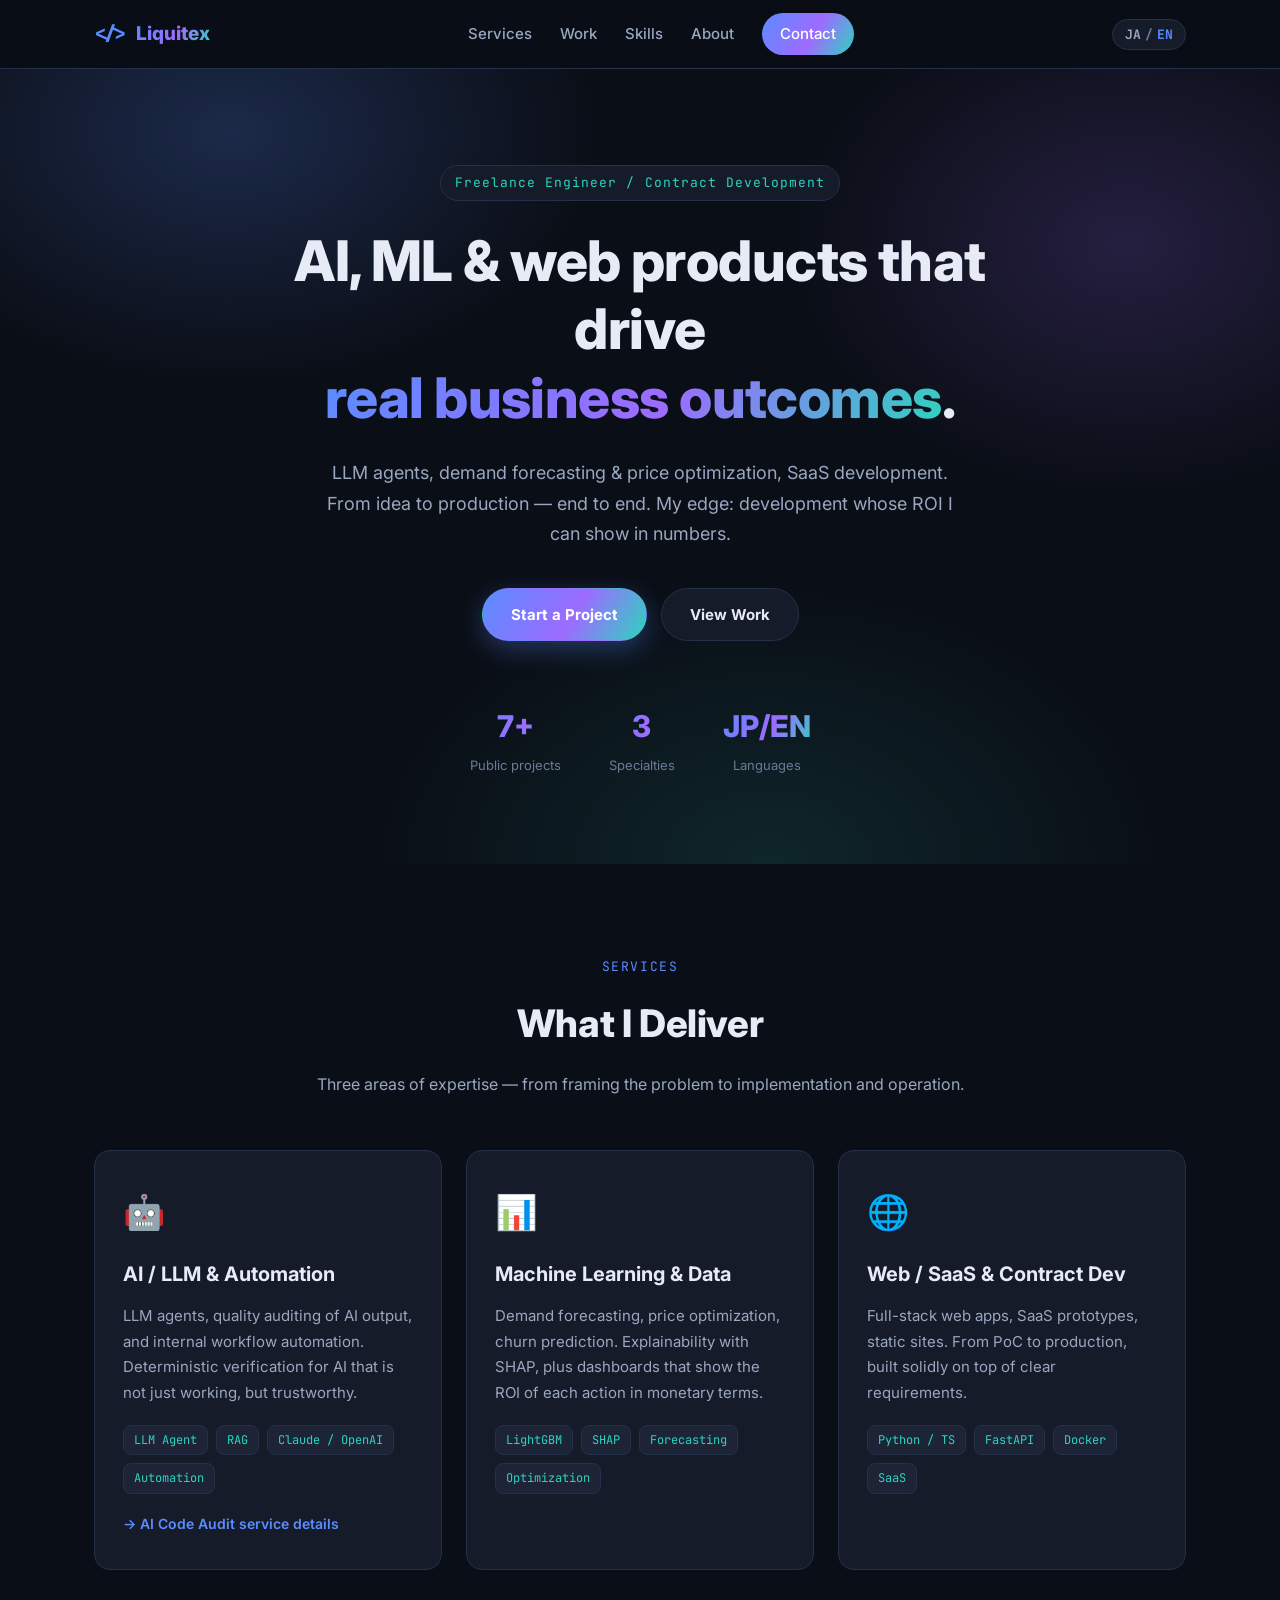
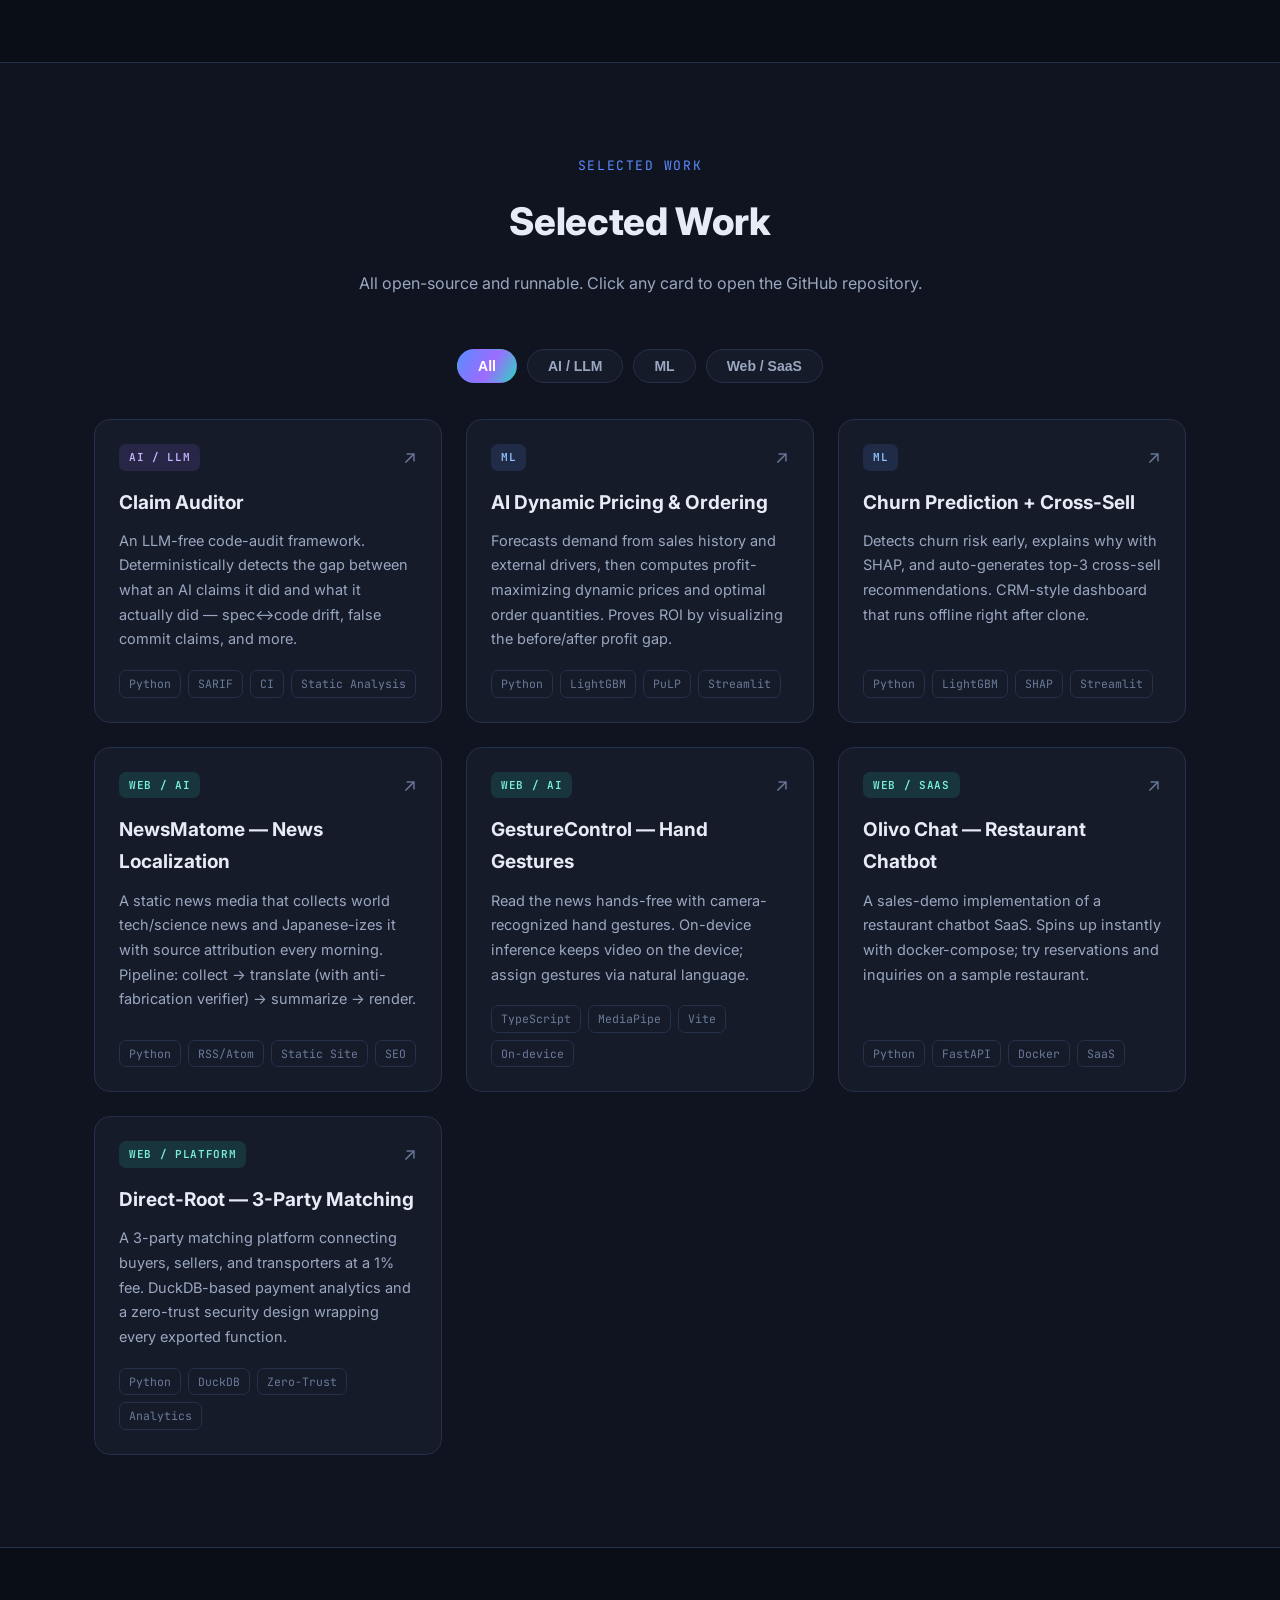
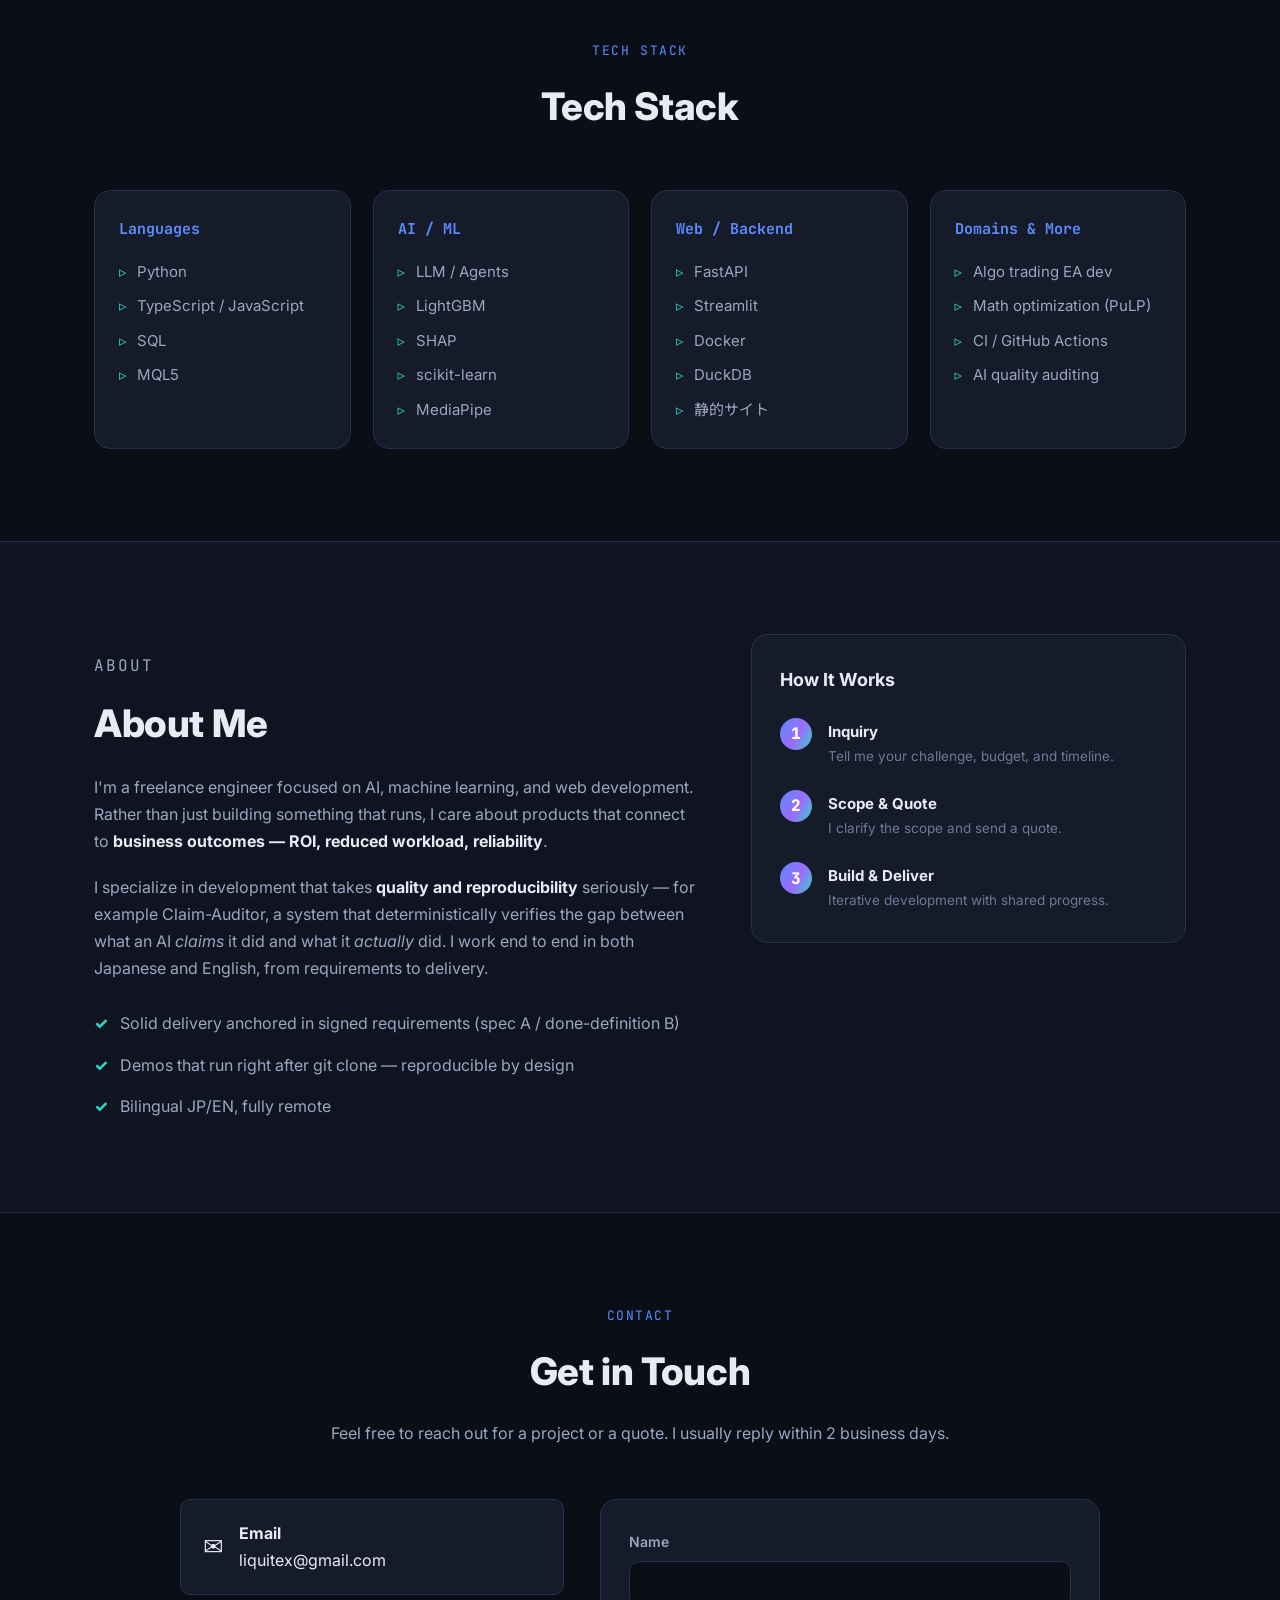
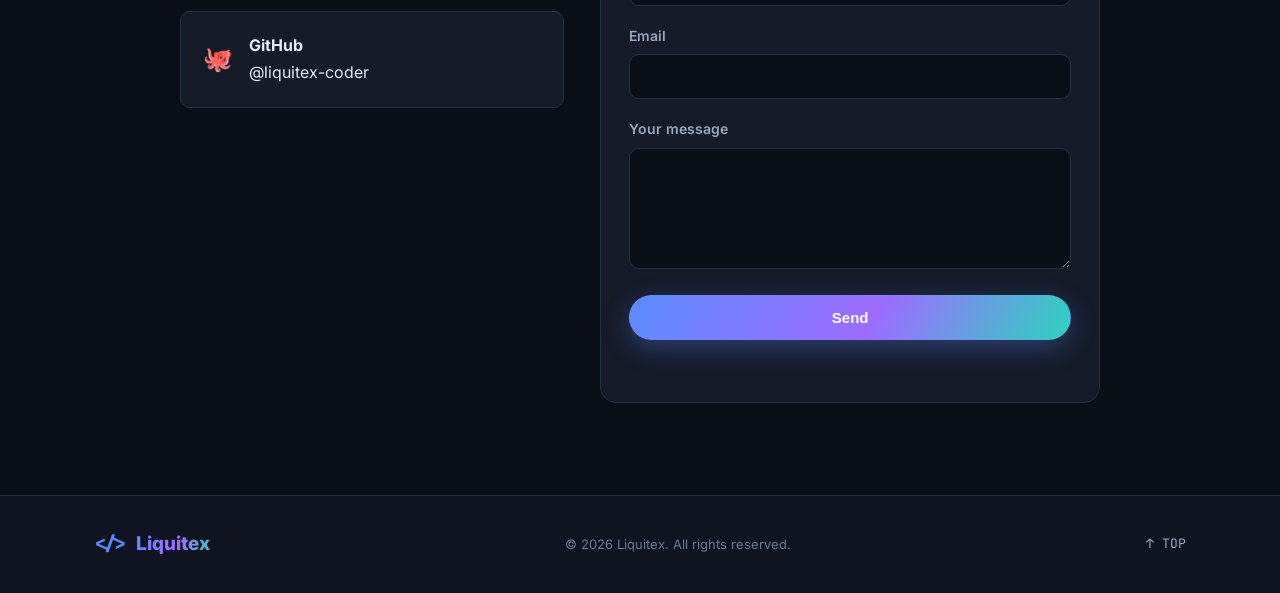
<file: index.html>
<!DOCTYPE html>
<html lang="ja">
<head>
  <meta charset="UTF-8" />
  <meta name="viewport" content="width=device-width, initial-scale=1.0" />
  <title data-i18n="meta.title">Liquitex — AI・機械学習・Web開発フリーランスエンジニア</title>
  <meta name="description" data-i18n="meta.description" content="AI・機械学習・Web開発で、ビジネスの成果に直結するプロダクトを作るフリーランスエンジニア。LLMエージェント、需要予測・価格最適化、SaaS開発の実績。" />
  <meta name="author" content="Liquitex" />

  <!-- Open Graph -->
  <meta property="og:type" content="website" />
  <meta property="og:title" content="Liquitex — AI・機械学習・Web開発エンジニア" />
  <meta property="og:description" content="AI・機械学習・Web開発で、ビジネスの成果に直結するプロダクトを作るフリーランスエンジニア。" />
  <meta property="og:url" content="https://liquitex-coder.github.io/" />
  <meta name="twitter:card" content="summary_large_image" />

  <link rel="icon" type="image/svg+xml" href="assets/favicon.svg" />
  <link rel="preconnect" href="https://fonts.googleapis.com" />
  <link rel="preconnect" href="https://fonts.gstatic.com" crossorigin />
  <link href="https://fonts.googleapis.com/css2?family=Inter:wght@400;500;600;700;800&family=Noto+Sans+JP:wght@400;500;700;800&family=JetBrains+Mono:wght@400;600&display=swap" rel="stylesheet" />
  <link rel="stylesheet" href="css/style.css" />
</head>
<body>
  <!-- ===== Header / Nav ===== -->
  <header class="site-header" id="top">
    <div class="container nav">
      <a href="#top" class="brand">
        <span class="brand-mark">&lt;/&gt;</span>
        <span class="brand-name">Liquitex</span>
      </a>
      <nav class="nav-links" aria-label="main">
        <a href="#services" data-i18n="nav.services">サービス</a>
        <a href="#work" data-i18n="nav.work">実績</a>
        <a href="#skills" data-i18n="nav.skills">スキル</a>
        <a href="#about" data-i18n="nav.about">プロフィール</a>
        <a href="#contact" class="nav-cta" data-i18n="nav.contact">お問い合わせ</a>
      </nav>
      <div class="nav-tools">
        <button class="lang-toggle" id="langToggle" type="button" aria-label="Switch language">
          <span class="lang-opt" data-lang="ja">JA</span>
          <span class="lang-sep">/</span>
          <span class="lang-opt" data-lang="en">EN</span>
        </button>
        <button class="menu-toggle" id="menuToggle" type="button" aria-label="Menu" aria-expanded="false">
          <span></span><span></span><span></span>
        </button>
      </div>
    </div>
  </header>

  <main>
    <!-- ===== Hero ===== -->
    <section class="hero">
      <div class="hero-bg" aria-hidden="true"></div>
      <div class="container hero-inner">
        <p class="eyebrow" data-i18n="hero.eyebrow">フリーランスエンジニア / 受託開発</p>
        <h1 class="hero-title" data-i18n="hero.title">
          AI・機械学習・Web開発で、<br /><span class="grad">ビジネスの成果</span>に直結するプロダクトを。
        </h1>
        <p class="hero-sub" data-i18n="hero.sub">
          LLMエージェント、需要予測・価格最適化、SaaS開発。アイデアから運用まで一気通貫で形にします。ROIを数字で示せる開発が強みです。
        </p>
        <div class="hero-cta">
          <a href="#contact" class="btn btn-primary" data-i18n="hero.ctaPrimary">案件のご相談</a>
          <a href="#work" class="btn btn-ghost" data-i18n="hero.ctaSecondary">実績を見る</a>
        </div>
        <div class="hero-stats">
          <div class="stat"><span class="stat-num" data-i18n="hero.stat1Num">7+</span><span class="stat-label" data-i18n="hero.stat1Label">公開プロジェクト</span></div>
          <div class="stat"><span class="stat-num" data-i18n="hero.stat2Num">3</span><span class="stat-label" data-i18n="hero.stat2Label">専門領域</span></div>
          <div class="stat"><span class="stat-num" data-i18n="hero.stat3Num">JP/EN</span><span class="stat-label" data-i18n="hero.stat3Label">対応言語</span></div>
        </div>
      </div>
    </section>

    <!-- ===== Services ===== -->
    <section id="services" class="section">
      <div class="container">
        <div class="section-head">
          <p class="section-eyebrow" data-i18n="services.eyebrow">SERVICES</p>
          <h2 class="section-title" data-i18n="services.title">提供できること</h2>
          <p class="section-lead" data-i18n="services.lead">3つの専門領域で、課題の整理から実装・運用まで対応します。</p>
        </div>
        <div class="cards-3">
          <article class="svc-card">
            <div class="svc-icon">🤖</div>
            <h3 data-i18n="services.s1Title">AI / LLM・自動化</h3>
            <p data-i18n="services.s1Body">LLMエージェント、AI生成物の品質監査、社内業務の自動化。決定論的な検証で「動くだけ」でなく「信頼できる」AIを構築します。</p>
            <ul class="svc-tags">
              <li>LLM Agent</li><li>RAG</li><li>Claude / OpenAI</li><li data-i18n="services.s1Tag">業務自動化</li>
            </ul>
            <a class="svc-more" href="services/ai-code-audit.html" data-i18n="services.s1More">→ AIコード監査サービスの詳細</a>
          </article>
          <article class="svc-card">
            <div class="svc-icon">📊</div>
            <h3 data-i18n="services.s2Title">機械学習・データ分析</h3>
            <p data-i18n="services.s2Body">需要予測、価格最適化、解約予測。SHAPによる説明可能性と、施策のROIを金額で示すダッシュボードまで一体で提供します。</p>
            <ul class="svc-tags">
              <li>LightGBM</li><li>SHAP</li><li data-i18n="services.s2Tag">需要予測</li><li data-i18n="services.s2Tag2">最適化</li>
            </ul>
          </article>
          <article class="svc-card">
            <div class="svc-icon">🌐</div>
            <h3 data-i18n="services.s3Title">Web / SaaS・受託開発</h3>
            <p data-i18n="services.s3Body">フルスタックWebアプリ、SaaSプロトタイプ、静的サイト。PoCから本番運用まで、要件定義を起点に着実に形にします。</p>
            <ul class="svc-tags">
              <li>Python / TS</li><li>FastAPI</li><li>Docker</li><li data-i18n="services.s3Tag">SaaS</li>
            </ul>
          </article>
        </div>
      </div>
    </section>

    <!-- ===== Work / Projects ===== -->
    <section id="work" class="section section-alt">
      <div class="container">
        <div class="section-head">
          <p class="section-eyebrow" data-i18n="work.eyebrow">SELECTED WORK</p>
          <h2 class="section-title" data-i18n="work.title">実績・プロジェクト</h2>
          <p class="section-lead" data-i18n="work.lead">いずれもソースコード公開・実行可能。クリックでGitHubリポジトリへ。</p>
        </div>
        <div class="filter-bar" id="filterBar">
          <button class="filter-btn active" data-filter="all" data-i18n="work.filterAll">すべて</button>
          <button class="filter-btn" data-filter="ai" data-i18n="work.filterAI">AI / LLM</button>
          <button class="filter-btn" data-filter="ml" data-i18n="work.filterML">機械学習</button>
          <button class="filter-btn" data-filter="web" data-i18n="work.filterWeb">Web / SaaS</button>
        </div>
        <div class="cards-grid" id="projectGrid"><!-- rendered by js/projects.js --></div>
      </div>
    </section>

    <!-- ===== Skills ===== -->
    <section id="skills" class="section">
      <div class="container">
        <div class="section-head">
          <p class="section-eyebrow" data-i18n="skills.eyebrow">TECH STACK</p>
          <h2 class="section-title" data-i18n="skills.title">技術スタック</h2>
        </div>
        <div class="skills-grid">
          <div class="skill-group">
            <h3 data-i18n="skills.g1">言語</h3>
            <ul><li>Python</li><li>TypeScript / JavaScript</li><li>SQL</li><li>MQL5</li></ul>
          </div>
          <div class="skill-group">
            <h3 data-i18n="skills.g2">AI / ML</h3>
            <ul><li>LLM / Agents</li><li>LightGBM</li><li>SHAP</li><li>scikit-learn</li><li>MediaPipe</li></ul>
          </div>
          <div class="skill-group">
            <h3 data-i18n="skills.g3">Web / バックエンド</h3>
            <ul><li>FastAPI</li><li>Streamlit</li><li>Docker</li><li>DuckDB</li><li>静的サイト</li></ul>
          </div>
          <div class="skill-group">
            <h3 data-i18n="skills.g4">領域・その他</h3>
            <ul><li data-i18n="skills.fx">自動売買EA開発</li><li data-i18n="skills.opt">数理最適化 (PuLP)</li><li>CI / GitHub Actions</li><li data-i18n="skills.audit">AI品質監査</li></ul>
          </div>
        </div>
      </div>
    </section>

    <!-- ===== About ===== -->
    <section id="about" class="section section-alt">
      <div class="container about-inner">
        <div class="about-text">
          <p class="section-eyebrow" data-i18n="about.eyebrow">ABOUT</p>
          <h2 class="section-title" data-i18n="about.title">プロフィール</h2>
          <p data-i18n="about.p1">AI・機械学習・Web開発を軸に活動するフリーランスエンジニアです。単に動くものを作るのではなく、<strong>ビジネス上の成果（ROI・工数削減・信頼性）</strong>に結びつくプロダクトづくりを大切にしています。</p>
          <p data-i18n="about.p2">特に、AIが「やったと主張すること」と「実際にやったこと」の差分を決定論的に検証する仕組み（Claim-Auditor）など、<strong>品質と再現性</strong>に踏み込んだ開発を得意とします。日本語・英語の両方で要件定義から納品まで対応可能です。</p>
          <div class="about-points">
            <div class="point"><span class="point-mark">✓</span><span data-i18n="about.point1">要件定義（署名要件A／受け入れ定義B）を起点にした堅実な開発</span></div>
            <div class="point"><span class="point-mark">✓</span><span data-i18n="about.point2">git clone 後すぐ動く・再現可能なデモを重視</span></div>
            <div class="point"><span class="point-mark">✓</span><span data-i18n="about.point3">日英バイリンガル対応・リモート完結</span></div>
          </div>
        </div>
        <aside class="about-card">
          <h3 data-i18n="about.flowTitle">ご依頼の流れ</h3>
          <ol class="flow">
            <li><span class="flow-step">1</span><div><strong data-i18n="about.flow1t">ご相談</strong><p data-i18n="about.flow1b">課題・ご予算・納期をお聞かせください。</p></div></li>
            <li><span class="flow-step">2</span><div><strong data-i18n="about.flow2t">要件定義・お見積</strong><p data-i18n="about.flow2b">実現範囲を整理し、見積をご提示。</p></div></li>
            <li><span class="flow-step">3</span><div><strong data-i18n="about.flow3t">開発・納品</strong><p data-i18n="about.flow3b">進捗を共有しながら反復的に開発。</p></div></li>
          </ol>
        </aside>
      </div>
    </section>

    <!-- ===== Contact ===== -->
    <section id="contact" class="section">
      <div class="container">
        <div class="section-head">
          <p class="section-eyebrow" data-i18n="contact.eyebrow">CONTACT</p>
          <h2 class="section-title" data-i18n="contact.title">お問い合わせ</h2>
          <p class="section-lead" data-i18n="contact.lead">案件のご相談・お見積もりはお気軽にどうぞ。通常2営業日以内に返信します。</p>
        </div>
        <div class="contact-grid">
          <div class="contact-direct">
            <a class="contact-link" href="mailto:liquitex@gmail.com">
              <span class="contact-ic">✉️</span>
              <span><strong>Email</strong><br />liquitex@gmail.com</span>
            </a>
            <a class="contact-link" href="https://github.com/liquitex-coder" target="_blank" rel="noopener">
              <span class="contact-ic">🐙</span>
              <span><strong>GitHub</strong><br />@liquitex-coder</span>
            </a>
          </div>
          <!-- Formspree form. 使い方: https://formspree.io で無料登録し、発行された
               フォームID (例: xqkzabcd) を下の action の YOUR_FORM_ID と差し替えてください。
               未設定の場合は自動でメールクライアントが開くフォールバックが働きます。 -->
          <form class="contact-form" id="contactForm" action="https://formspree.io/f/YOUR_FORM_ID" method="POST">
            <div class="field">
              <label for="name" data-i18n="contact.name">お名前</label>
              <input type="text" id="name" name="name" required />
            </div>
            <div class="field">
              <label for="email" data-i18n="contact.email">メールアドレス</label>
              <input type="email" id="email" name="email" required />
            </div>
            <div class="field">
              <label for="message" data-i18n="contact.message">ご相談内容</label>
              <textarea id="message" name="message" rows="5" required></textarea>
            </div>
            <button type="submit" class="btn btn-primary btn-block" data-i18n="contact.send">送信する</button>
            <p class="form-note" id="formNote" data-i18n="contact.note"></p>
          </form>
        </div>
      </div>
    </section>
  </main>

  <!-- ===== Footer ===== -->
  <footer class="site-footer">
    <div class="container footer-inner">
      <span class="brand"><span class="brand-mark">&lt;/&gt;</span><span class="brand-name">Liquitex</span></span>
      <p class="copyright">© <span id="year"></span> Liquitex. All rights reserved.</p>
      <a href="#top" class="to-top" data-i18n="footer.top">↑ TOP</a>
    </div>
  </footer>

  <script src="js/i18n.js"></script>
  <script src="js/projects.js"></script>
  <script src="js/main.js"></script>
</body>
</html>
</file>
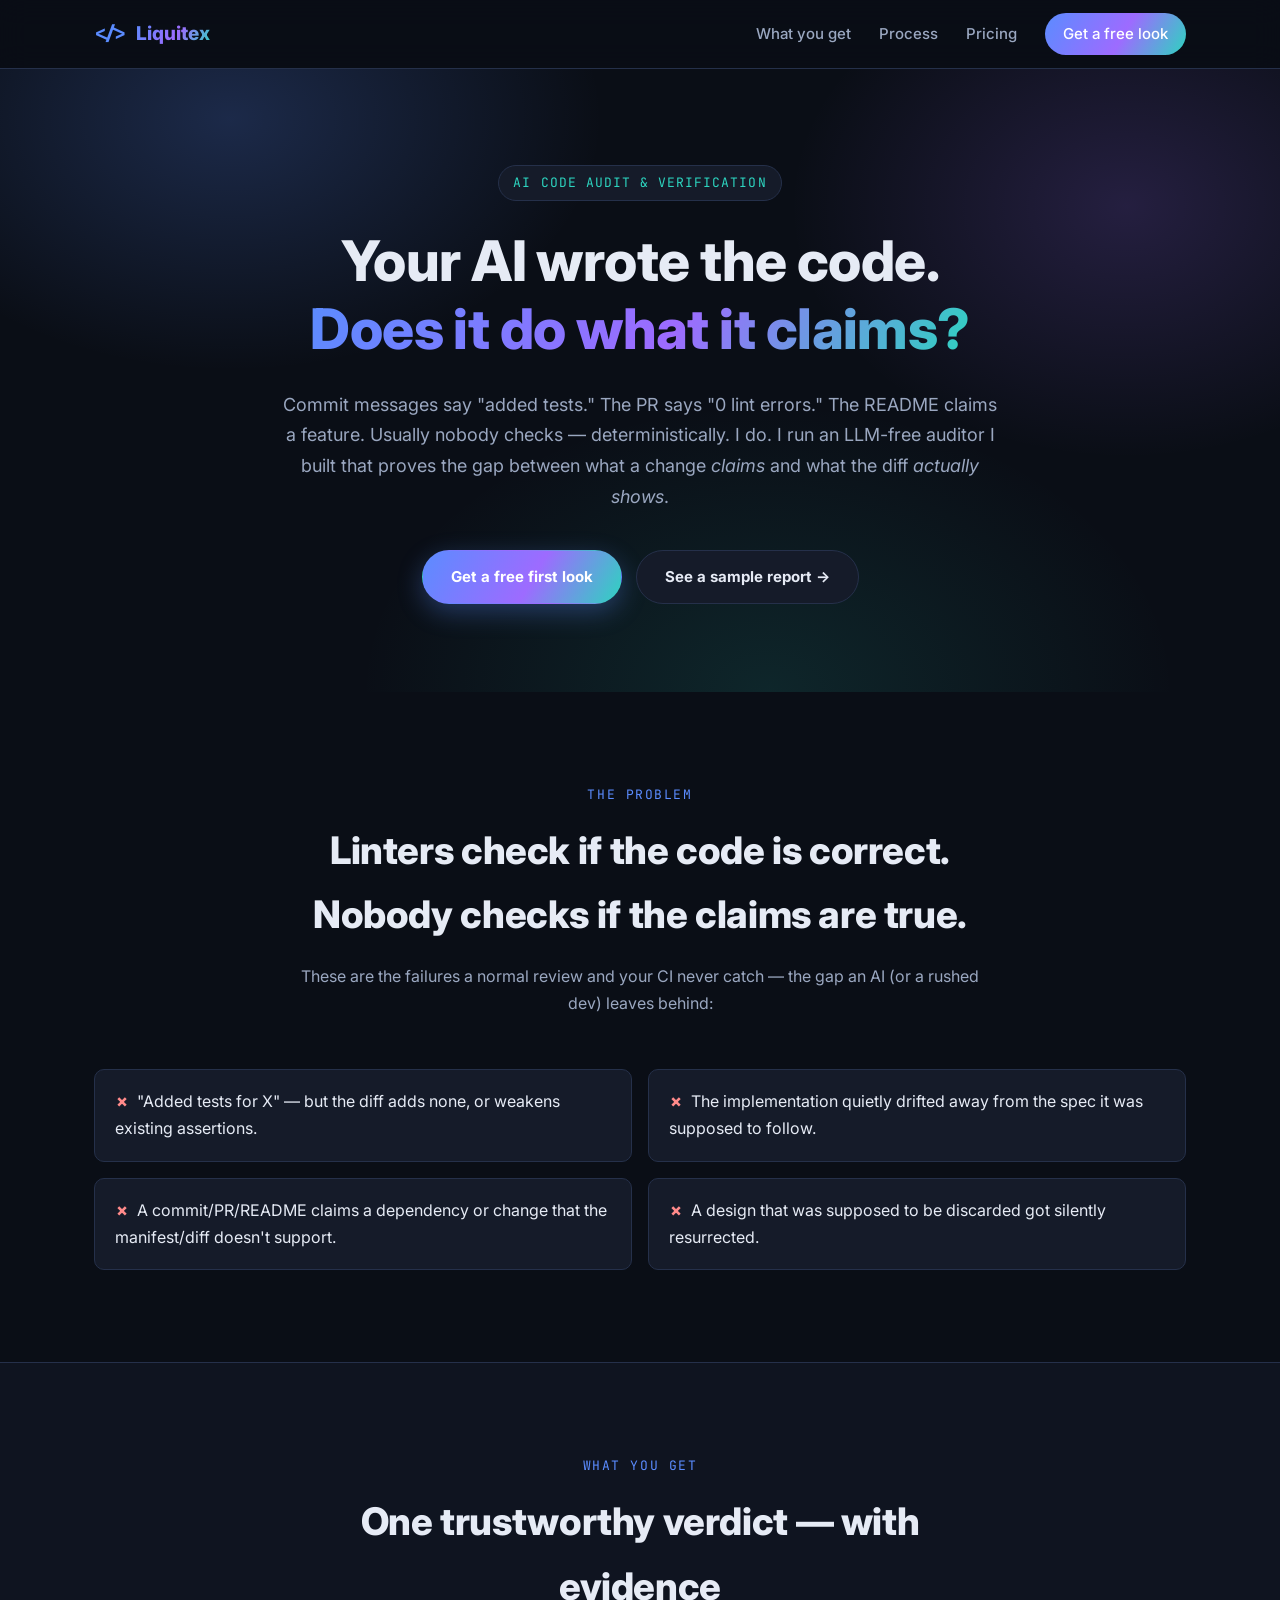
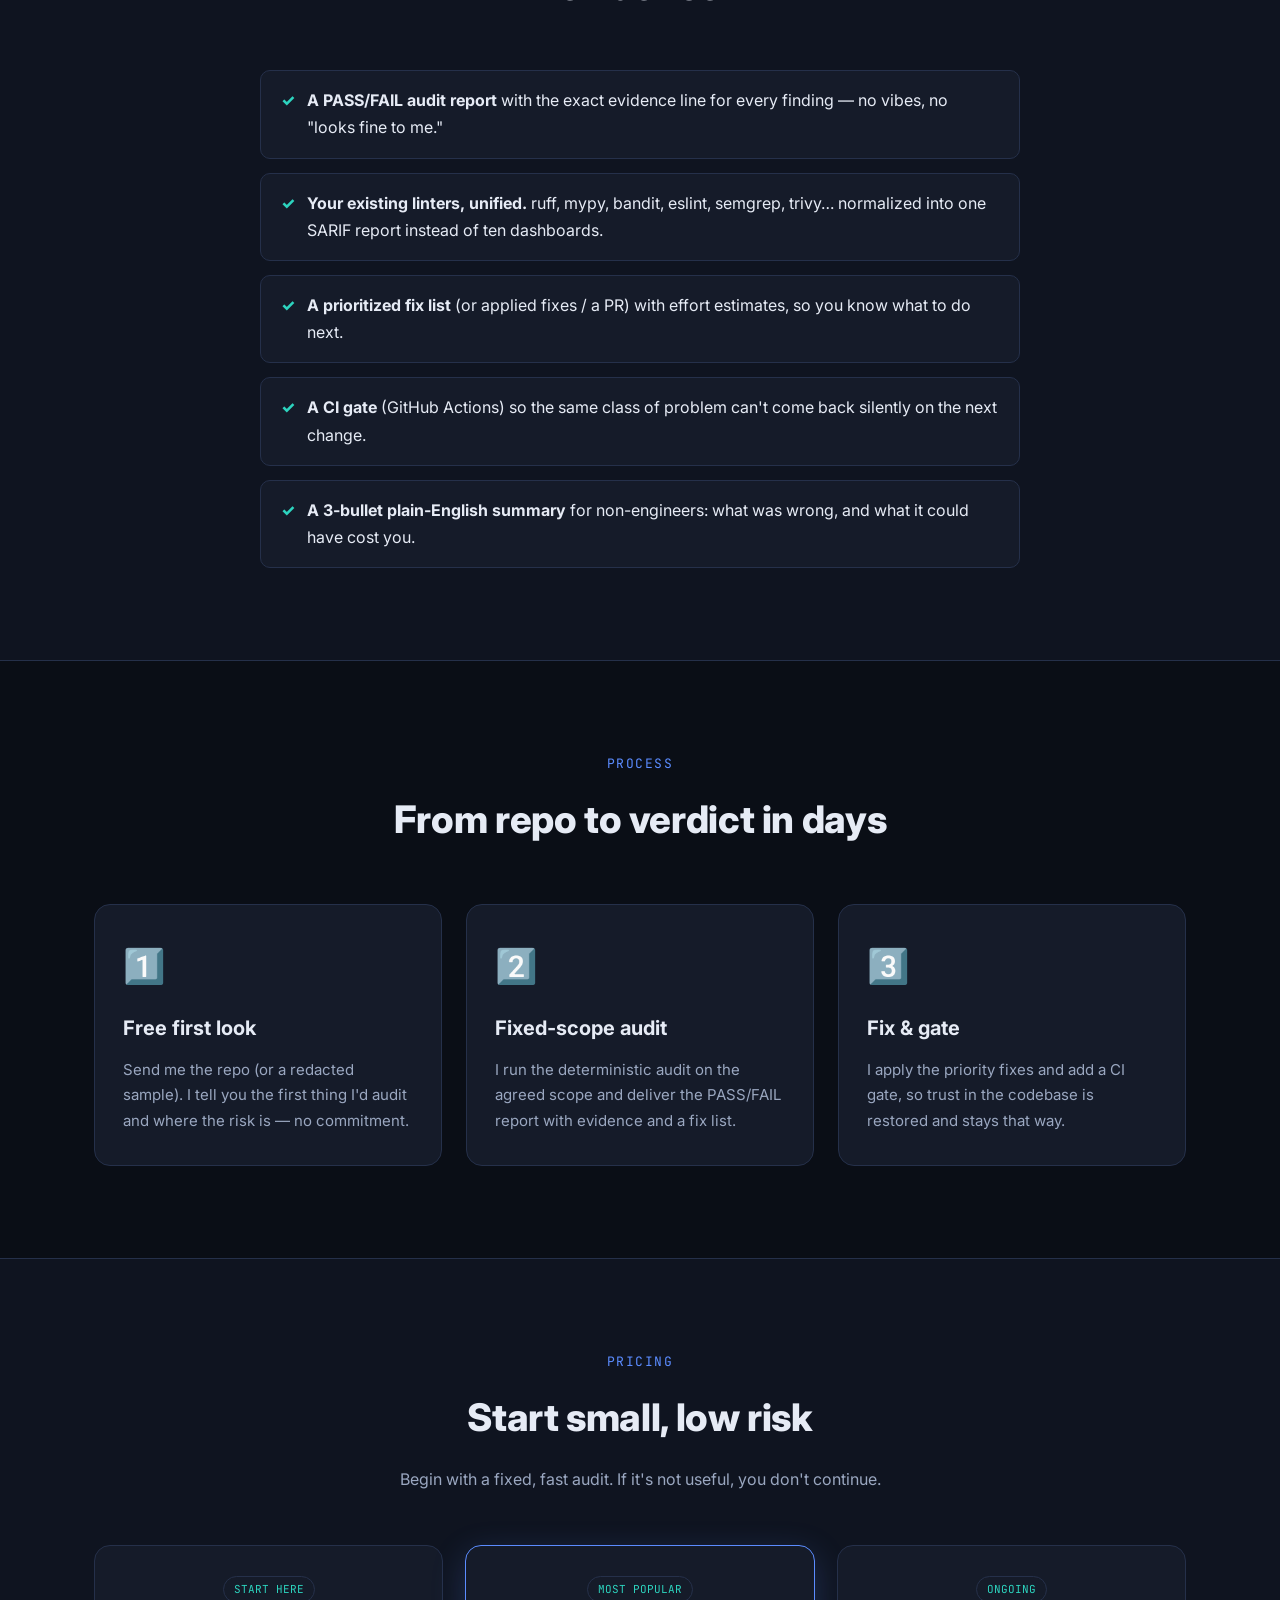
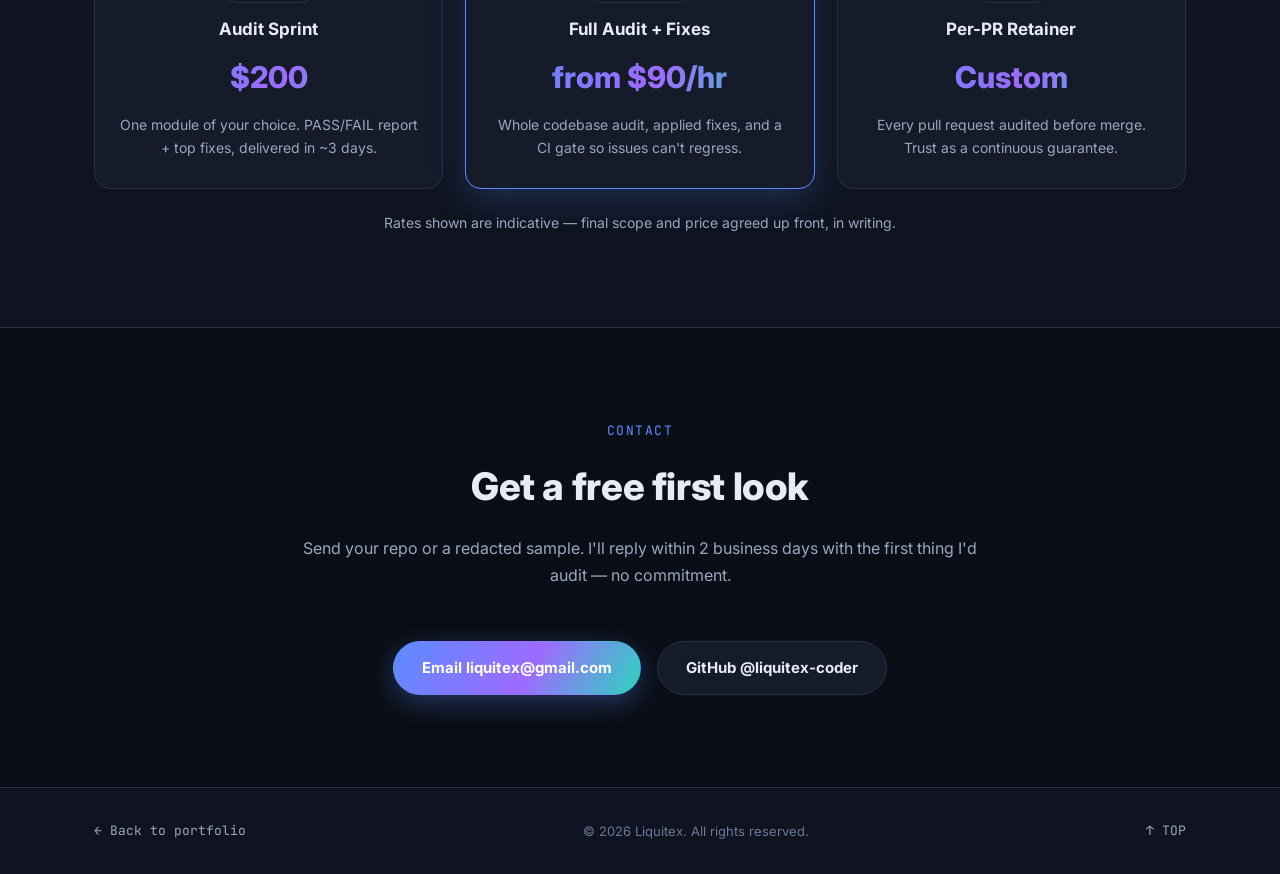
<file: services/ai-code-audit.html>
<!DOCTYPE html>
<html lang="en">
<head>
  <meta charset="UTF-8" />
  <meta name="viewport" content="width=device-width, initial-scale=1.0" />
  <title>AI Code Audit & Verification — Liquitex</title>
  <meta name="description" content="Does your AI-generated code actually do what it claims? I run a deterministic, LLM-free auditor that catches the gap between what a change claims and what the diff actually shows — plus tests and CI so it can't regress." />

  <meta property="og:type" content="website" />
  <meta property="og:title" content="AI Code Audit & Verification — Liquitex" />
  <meta property="og:description" content="I catch the gap between what your AI said it did and what it actually did — deterministically." />
  <meta property="og:url" content="https://liquitex-coder.github.io/services/ai-code-audit.html" />

  <link rel="icon" type="image/svg+xml" href="../assets/favicon.svg" />
  <link rel="preconnect" href="https://fonts.googleapis.com" />
  <link rel="preconnect" href="https://fonts.gstatic.com" crossorigin />
  <link href="https://fonts.googleapis.com/css2?family=Inter:wght@400;500;600;700;800&family=JetBrains+Mono:wght@400;600&display=swap" rel="stylesheet" />
  <link rel="stylesheet" href="../css/style.css" />
  <style>
    /* page-specific helpers layered on top of the shared design system */
    body { font-family: var(--font-en); }
    .lead-narrow { max-width: 720px; }
    .problem-list { display: grid; grid-template-columns: repeat(2, 1fr); gap: 16px; margin-top: 8px; }
    .problem-item { background: var(--surface); border: 1px solid var(--border); border-radius: var(--radius-sm); padding: 18px 20px; }
    .problem-item .x { color: #ff8a8a; font-weight: 800; margin-right: 8px; }
    .deliver-list { list-style: none; display: flex; flex-direction: column; gap: 14px; max-width: 760px; margin: 0 auto; }
    .deliver-list li { display: flex; gap: 12px; background: var(--surface); border: 1px solid var(--border); border-radius: var(--radius-sm); padding: 16px 20px; }
    .deliver-list .ok { color: var(--accent-3); font-weight: 800; }
    .price-grid { display: grid; grid-template-columns: repeat(3, 1fr); gap: 22px; }
    .price-card { background: var(--surface); border: 1px solid var(--border); border-radius: var(--radius); padding: 28px 24px; text-align: center; }
    .price-card.featured { border-color: var(--accent); box-shadow: 0 10px 34px rgba(91,140,255,.22); }
    .price-card h3 { font-size: 17px; margin-bottom: 8px; }
    .price-amt { font-size: 30px; font-weight: 800; background: var(--grad); -webkit-background-clip: text; background-clip: text; -webkit-text-fill-color: transparent; }
    .price-card p { color: var(--text-dim); font-size: 14px; margin-top: 10px; }
    .price-tag { display: inline-block; font-family: var(--font-mono); font-size: 11px; color: var(--accent-3); border: 1px solid var(--border); border-radius: 999px; padding: 3px 10px; margin-bottom: 12px; }
    .back-link { font-family: var(--font-mono); font-size: 13px; color: var(--text-dim); }
    .back-link:hover { color: var(--accent); }
    @media (max-width: 720px) { .problem-list, .price-grid { grid-template-columns: 1fr; } }
  </style>
</head>
<body data-lang="en">
  <header class="site-header">
    <div class="container nav">
      <a href="../index.html" class="brand">
        <span class="brand-mark">&lt;/&gt;</span><span class="brand-name">Liquitex</span>
      </a>
      <nav class="nav-links" aria-label="main">
        <a href="#deliver">What you get</a>
        <a href="#process">Process</a>
        <a href="#pricing">Pricing</a>
        <a href="#contact" class="nav-cta">Get a free look</a>
      </nav>
    </div>
  </header>

  <main>
    <!-- Hero -->
    <section class="hero">
      <div class="hero-bg" aria-hidden="true"></div>
      <div class="container hero-inner">
        <p class="eyebrow">AI CODE AUDIT &amp; VERIFICATION</p>
        <h1 class="hero-title">Your AI wrote the code.<br /><span class="grad">Does it do what it claims?</span></h1>
        <p class="hero-sub lead-narrow">
          Commit messages say "added tests." The PR says "0 lint errors." The README claims a feature.
          Usually nobody checks — deterministically. I do. I run an LLM-free auditor I built that proves
          the gap between what a change <em>claims</em> and what the diff <em>actually shows</em>.
        </p>
        <div class="hero-cta">
          <a href="#contact" class="btn btn-primary">Get a free first look</a>
          <a href="sample-audit-report.html" class="btn btn-ghost">See a sample report →</a>
        </div>
      </div>
    </section>

    <!-- Problem -->
    <section class="section">
      <div class="container">
        <div class="section-head">
          <p class="section-eyebrow">THE PROBLEM</p>
          <h2 class="section-title">Linters check if the code is correct.<br />Nobody checks if the claims are true.</h2>
          <p class="section-lead lead-narrow" style="margin-inline:auto;">These are the failures a normal review and your CI never catch — the gap an AI (or a rushed dev) leaves behind:</p>
        </div>
        <div class="problem-list">
          <div class="problem-item"><span class="x">✗</span>"Added tests for X" — but the diff adds none, or weakens existing assertions.</div>
          <div class="problem-item"><span class="x">✗</span>The implementation quietly drifted away from the spec it was supposed to follow.</div>
          <div class="problem-item"><span class="x">✗</span>A commit/PR/README claims a dependency or change that the manifest/diff doesn't support.</div>
          <div class="problem-item"><span class="x">✗</span>A design that was supposed to be discarded got silently resurrected.</div>
        </div>
      </div>
    </section>

    <!-- What you get -->
    <section id="deliver" class="section section-alt">
      <div class="container">
        <div class="section-head">
          <p class="section-eyebrow">WHAT YOU GET</p>
          <h2 class="section-title">One trustworthy verdict — with evidence</h2>
        </div>
        <ul class="deliver-list">
          <li><span class="ok">✓</span><span><strong>A PASS/FAIL audit report</strong> with the exact evidence line for every finding — no vibes, no "looks fine to me."</span></li>
          <li><span class="ok">✓</span><span><strong>Your existing linters, unified.</strong> ruff, mypy, bandit, eslint, semgrep, trivy… normalized into one SARIF report instead of ten dashboards.</span></li>
          <li><span class="ok">✓</span><span><strong>A prioritized fix list</strong> (or applied fixes / a PR) with effort estimates, so you know what to do next.</span></li>
          <li><span class="ok">✓</span><span><strong>A CI gate</strong> (GitHub Actions) so the same class of problem can't come back silently on the next change.</span></li>
          <li><span class="ok">✓</span><span><strong>A 3-bullet plain-English summary</strong> for non-engineers: what was wrong, and what it could have cost you.</span></li>
        </ul>
      </div>
    </section>

    <!-- Process -->
    <section id="process" class="section">
      <div class="container">
        <div class="section-head">
          <p class="section-eyebrow">PROCESS</p>
          <h2 class="section-title">From repo to verdict in days</h2>
        </div>
        <div class="cards-3">
          <article class="svc-card"><div class="svc-icon">1️⃣</div><h3>Free first look</h3><p>Send me the repo (or a redacted sample). I tell you the first thing I'd audit and where the risk is — no commitment.</p></article>
          <article class="svc-card"><div class="svc-icon">2️⃣</div><h3>Fixed-scope audit</h3><p>I run the deterministic audit on the agreed scope and deliver the PASS/FAIL report with evidence and a fix list.</p></article>
          <article class="svc-card"><div class="svc-icon">3️⃣</div><h3>Fix &amp; gate</h3><p>I apply the priority fixes and add a CI gate, so trust in the codebase is restored and stays that way.</p></article>
        </div>
      </div>
    </section>

    <!-- Pricing -->
    <section id="pricing" class="section section-alt">
      <div class="container">
        <div class="section-head">
          <p class="section-eyebrow">PRICING</p>
          <h2 class="section-title">Start small, low risk</h2>
          <p class="section-lead">Begin with a fixed, fast audit. If it's not useful, you don't continue.</p>
        </div>
        <div class="price-grid">
          <div class="price-card">
            <span class="price-tag">START HERE</span>
            <h3>Audit Sprint</h3>
            <div class="price-amt">$200</div>
            <p>One module of your choice. PASS/FAIL report + top fixes, delivered in ~3 days.</p>
          </div>
          <div class="price-card featured">
            <span class="price-tag">MOST POPULAR</span>
            <h3>Full Audit + Fixes</h3>
            <div class="price-amt">from $90/hr</div>
            <p>Whole codebase audit, applied fixes, and a CI gate so issues can't regress.</p>
          </div>
          <div class="price-card">
            <span class="price-tag">ONGOING</span>
            <h3>Per-PR Retainer</h3>
            <div class="price-amt">Custom</div>
            <p>Every pull request audited before merge. Trust as a continuous guarantee.</p>
          </div>
        </div>
        <p class="section-lead" style="text-align:center;margin-top:22px;font-size:14px;">Rates shown are indicative — final scope and price agreed up front, in writing.</p>
      </div>
    </section>

    <!-- Contact -->
    <section id="contact" class="section">
      <div class="container">
        <div class="section-head">
          <p class="section-eyebrow">CONTACT</p>
          <h2 class="section-title">Get a free first look</h2>
          <p class="section-lead">Send your repo or a redacted sample. I'll reply within 2 business days with the first thing I'd audit — no commitment.</p>
        </div>
        <div style="display:flex;gap:16px;justify-content:center;flex-wrap:wrap;">
          <a class="btn btn-primary" href="mailto:liquitex@gmail.com?subject=AI%20Code%20Audit%20inquiry">Email liquitex@gmail.com</a>
          <a class="btn btn-ghost" href="https://github.com/liquitex-coder" target="_blank" rel="noopener">GitHub @liquitex-coder</a>
        </div>
      </div>
    </section>
  </main>

  <footer class="site-footer">
    <div class="container footer-inner">
      <a href="../index.html" class="back-link">← Back to portfolio</a>
      <p class="copyright">© <span id="year"></span> Liquitex. All rights reserved.</p>
      <a href="#top" class="to-top">↑ TOP</a>
    </div>
  </footer>
  <script>document.getElementById("year").textContent = new Date().getFullYear();</script>
</body>
</html>
</file>
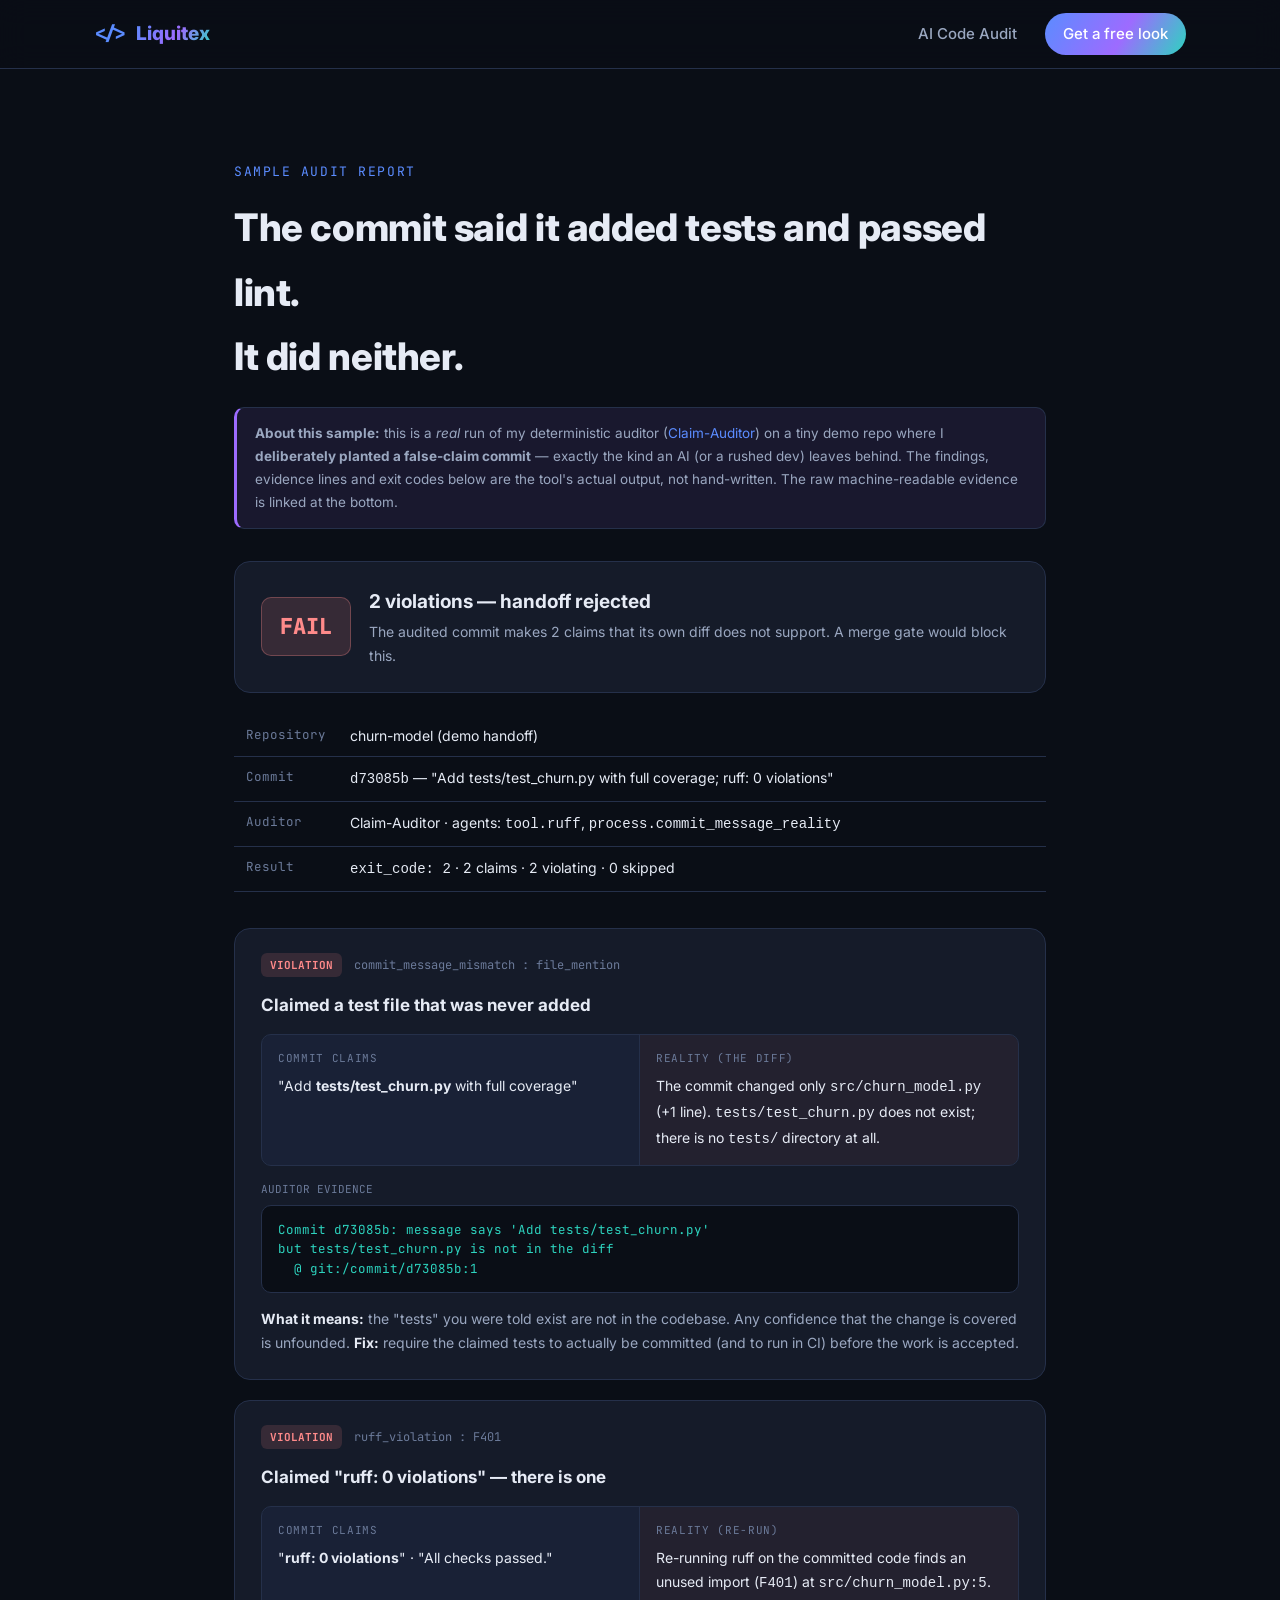
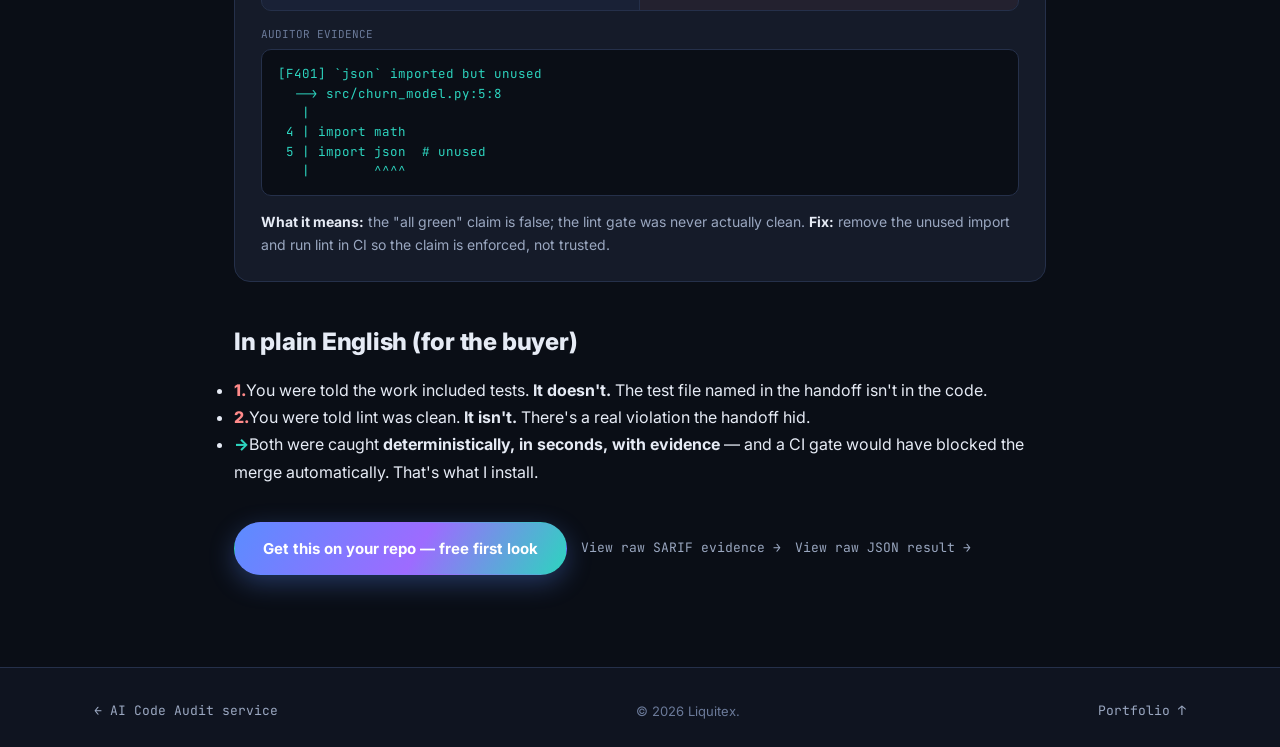
<file: services/sample-audit-report.html>
<!DOCTYPE html>
<html lang="en">
<head>
  <meta charset="UTF-8" />
  <meta name="viewport" content="width=device-width, initial-scale=1.0" />
  <title>Sample Audit Report — AI Code Audit | Liquitex</title>
  <meta name="description" content="A real, deterministic Claim-Auditor report on an AI code handoff: it caught a commit that claimed it added tests and passed lint when it did neither." />
  <link rel="icon" type="image/svg+xml" href="../../assets/favicon.svg" />
  <link rel="preconnect" href="https://fonts.googleapis.com" />
  <link rel="preconnect" href="https://fonts.gstatic.com" crossorigin />
  <link href="https://fonts.googleapis.com/css2?family=Inter:wght@400;500;600;700;800&family=JetBrains+Mono:wght@400;600&display=swap" rel="stylesheet" />
  <link rel="stylesheet" href="../../css/style.css" />
  <style>
    body { font-family: var(--font-en); }
    .report { max-width: 860px; margin: 0 auto; }
    .demo-banner { background: rgba(157,107,255,.10); border: 1px solid var(--border); border-left: 3px solid var(--accent-2); border-radius: var(--radius-sm); padding: 14px 18px; font-size: 13.5px; color: var(--text-dim); margin-bottom: 32px; }
    .verdict { display: flex; align-items: center; gap: 18px; background: var(--surface); border: 1px solid var(--border); border-radius: var(--radius); padding: 24px 26px; margin-bottom: 14px; }
    .verdict-badge { font-family: var(--font-mono); font-weight: 800; font-size: 22px; padding: 10px 18px; border-radius: 10px; background: rgba(255,138,138,.14); color: #ff8a8a; border: 1px solid rgba(255,138,138,.3); }
    .verdict-badge.pass { background: rgba(45,212,191,.14); color: var(--accent-3); border-color: rgba(45,212,191,.3); }
    .verdict h2 { font-size: 19px; margin-bottom: 2px; }
    .verdict p { color: var(--text-dim); font-size: 14px; }
    .meta-table { width: 100%; border-collapse: collapse; margin: 22px 0 36px; font-size: 14px; }
    .meta-table td { padding: 9px 12px; border-bottom: 1px solid var(--border); vertical-align: top; }
    .meta-table td:first-child { color: var(--text-faint); font-family: var(--font-mono); font-size: 12.5px; white-space: nowrap; width: 1%; }
    .finding { background: var(--surface); border: 1px solid var(--border); border-radius: var(--radius); padding: 24px 26px; margin-bottom: 20px; }
    .finding-head { display: flex; align-items: center; gap: 12px; margin-bottom: 14px; flex-wrap: wrap; }
    .sev { font-family: var(--font-mono); font-size: 11px; font-weight: 700; padding: 3px 9px; border-radius: 6px; background: rgba(255,138,138,.14); color: #ff8a8a; }
    .rule { font-family: var(--font-mono); font-size: 12px; color: var(--text-faint); }
    .finding h3 { font-size: 17px; }
    .cvr { display: grid; grid-template-columns: 1fr 1fr; gap: 0; border: 1px solid var(--border); border-radius: var(--radius-sm); overflow: hidden; margin: 14px 0; }
    .cvr > div { padding: 14px 16px; font-size: 14px; }
    .cvr .claimed { background: rgba(91,140,255,.06); border-right: 1px solid var(--border); }
    .cvr .reality { background: rgba(255,138,138,.06); }
    .cvr .lbl { font-family: var(--font-mono); font-size: 11px; letter-spacing: .06em; text-transform: uppercase; color: var(--text-faint); margin-bottom: 6px; }
    pre { background: var(--bg); border: 1px solid var(--border); border-radius: var(--radius-sm); padding: 14px 16px; overflow-x: auto; font-family: var(--font-mono); font-size: 12.5px; color: var(--text-dim); line-height: 1.55; }
    .evidence { color: var(--accent-3); }
    .fix { margin-top: 14px; font-size: 14px; color: var(--text-dim); }
    .fix strong { color: var(--text); }
    .back-link { font-family: var(--font-mono); font-size: 13px; color: var(--text-dim); }
    .back-link:hover { color: var(--accent); }
    @media (max-width: 640px) { .cvr { grid-template-columns: 1fr; } .cvr .claimed { border-right: 0; border-bottom: 1px solid var(--border); } }
  </style>
</head>
<body data-lang="en">
  <header class="site-header">
    <div class="container nav">
      <a href="../../index.html" class="brand"><span class="brand-mark">&lt;/&gt;</span><span class="brand-name">Liquitex</span></a>
      <nav class="nav-links" aria-label="main">
        <a href="../ai-code-audit.html">AI Code Audit</a>
        <a href="../ai-code-audit.html#contact" class="nav-cta">Get a free look</a>
      </nav>
    </div>
  </header>

  <main>
    <section class="section">
      <div class="container report">
        <p class="section-eyebrow">SAMPLE AUDIT REPORT</p>
        <h1 class="section-title" style="text-align:left;margin-bottom:18px;">The commit said it added tests and passed lint.<br />It did neither.</h1>

        <div class="demo-banner">
          <strong>About this sample:</strong> this is a <em>real</em> run of my deterministic auditor
          (<a href="https://github.com/liquitex-coder/Claim-Auditor" target="_blank" rel="noopener" style="color:var(--accent)">Claim-Auditor</a>)
          on a tiny demo repo where I <strong>deliberately planted a false-claim commit</strong> — exactly the kind an AI
          (or a rushed dev) leaves behind. The findings, evidence lines and exit codes below are the tool's actual output,
          not hand-written. The raw machine-readable evidence is linked at the bottom.
        </div>

        <div class="verdict">
          <span class="verdict-badge">FAIL</span>
          <div>
            <h2>2 violations — handoff rejected</h2>
            <p>The audited commit makes 2 claims that its own diff does not support. A merge gate would block this.</p>
          </div>
        </div>

        <table class="meta-table">
          <tr><td>Repository</td><td>churn-model (demo handoff)</td></tr>
          <tr><td>Commit</td><td><code>d73085b</code> — "Add tests/test_churn.py with full coverage; ruff: 0 violations"</td></tr>
          <tr><td>Auditor</td><td>Claim-Auditor · agents: <code>tool.ruff</code>, <code>process.commit_message_reality</code></td></tr>
          <tr><td>Result</td><td><code>exit_code: 2</code> · 2 claims · 2 violating · 0 skipped</td></tr>
        </table>

        <!-- Finding 1 -->
        <article class="finding">
          <div class="finding-head">
            <span class="sev">VIOLATION</span>
            <span class="rule">commit_message_mismatch : file_mention</span>
          </div>
          <h3>Claimed a test file that was never added</h3>
          <div class="cvr">
            <div class="claimed"><div class="lbl">Commit claims</div>"Add <strong>tests/test_churn.py</strong> with full coverage"</div>
            <div class="reality"><div class="lbl">Reality (the diff)</div>The commit changed only <code>src/churn_model.py</code> (+1 line). <code>tests/test_churn.py</code> does not exist; there is no <code>tests/</code> directory at all.</div>
          </div>
          <div class="lbl" style="font-family:var(--font-mono);font-size:11px;color:var(--text-faint);margin-bottom:6px;">AUDITOR EVIDENCE</div>
          <pre class="evidence">Commit d73085b: message says 'Add tests/test_churn.py'
but tests/test_churn.py is not in the diff
  @ git:/commit/d73085b:1</pre>
          <p class="fix"><strong>What it means:</strong> the "tests" you were told exist are not in the codebase. Any confidence that the change is covered is unfounded. <strong>Fix:</strong> require the claimed tests to actually be committed (and to run in CI) before the work is accepted.</p>
        </article>

        <!-- Finding 2 -->
        <article class="finding">
          <div class="finding-head">
            <span class="sev">VIOLATION</span>
            <span class="rule">ruff_violation : F401</span>
          </div>
          <h3>Claimed "ruff: 0 violations" — there is one</h3>
          <div class="cvr">
            <div class="claimed"><div class="lbl">Commit claims</div>"<strong>ruff: 0 violations</strong>" · "All checks passed."</div>
            <div class="reality"><div class="lbl">Reality (re-run)</div>Re-running ruff on the committed code finds an unused import (<code>F401</code>) at <code>src/churn_model.py:5</code>.</div>
          </div>
          <div class="lbl" style="font-family:var(--font-mono);font-size:11px;color:var(--text-faint);margin-bottom:6px;">AUDITOR EVIDENCE</div>
          <pre class="evidence">[F401] `json` imported but unused
  --> src/churn_model.py:5:8
   |
 4 | import math
 5 | import json  # unused
   |        ^^^^</pre>
          <p class="fix"><strong>What it means:</strong> the "all green" claim is false; the lint gate was never actually clean. <strong>Fix:</strong> remove the unused import and run lint in CI so the claim is enforced, not trusted.</p>
        </article>

        <h2 class="section-title" style="text-align:left;font-size:24px;margin:40px 0 14px;">In plain English (for the buyer)</h2>
        <ul class="deliver-list" style="max-width:none;">
          <li><span style="color:#ff8a8a;font-weight:800;">1.</span><span>You were told the work included tests. <strong>It doesn't.</strong> The test file named in the handoff isn't in the code.</span></li>
          <li><span style="color:#ff8a8a;font-weight:800;">2.</span><span>You were told lint was clean. <strong>It isn't.</strong> There's a real violation the handoff hid.</span></li>
          <li><span style="color:var(--accent-3);font-weight:800;">→</span><span>Both were caught <strong>deterministically, in seconds, with evidence</strong> — and a CI gate would have blocked the merge automatically. That's what I install.</span></li>
        </ul>

        <div style="margin-top:36px;display:flex;gap:14px;flex-wrap:wrap;align-items:center;">
          <a class="btn btn-primary" href="../ai-code-audit.html#contact">Get this on your repo — free first look</a>
          <a class="back-link" href="sample-audit/audit.sarif" target="_blank" rel="noopener">View raw SARIF evidence →</a>
          <a class="back-link" href="sample-audit/audit.json" target="_blank" rel="noopener">View raw JSON result →</a>
        </div>
      </div>
    </section>
  </main>

  <footer class="site-footer">
    <div class="container footer-inner">
      <a href="../ai-code-audit.html" class="back-link">← AI Code Audit service</a>
      <p class="copyright">© <span id="year"></span> Liquitex.</p>
      <a href="../../index.html" class="to-top">Portfolio ↑</a>
    </div>
  </footer>
  <script>document.getElementById("year").textContent = new Date().getFullYear();</script>
</body>
</html>
</file>
<file: css/style.css>
/* ============================================================
   Liquitex Portfolio — style.css
   Modern dark theme, bilingual JP/EN, no build step.
   ============================================================ */

:root {
  --bg: #0a0e16;
  --bg-alt: #0f1420;
  --surface: #151b29;
  --surface-2: #1c2436;
  --border: #25304a;
  --text: #e6ebf5;
  --text-dim: #9aa7c0;
  --text-faint: #6b7a99;
  --accent: #5b8cff;
  --accent-2: #9d6bff;
  --accent-3: #2dd4bf;
  --grad: linear-gradient(120deg, #5b8cff 0%, #9d6bff 55%, #2dd4bf 100%);
  --radius: 16px;
  --radius-sm: 10px;
  --shadow: 0 12px 40px rgba(0, 0, 0, 0.45);
  --maxw: 1140px;
  --font-ja: "Noto Sans JP", "Inter", system-ui, sans-serif;
  --font-en: "Inter", "Noto Sans JP", system-ui, sans-serif;
  --font-mono: "JetBrains Mono", ui-monospace, monospace;
}

* { box-sizing: border-box; margin: 0; padding: 0; }

html { scroll-behavior: smooth; scroll-padding-top: 80px; }

body {
  font-family: var(--font-ja);
  background: var(--bg);
  color: var(--text);
  line-height: 1.7;
  -webkit-font-smoothing: antialiased;
  overflow-x: hidden;
}
body[data-lang="en"] { font-family: var(--font-en); }

a { color: inherit; text-decoration: none; }
img { max-width: 100%; display: block; }

.container { width: 100%; max-width: var(--maxw); margin: 0 auto; padding: 0 24px; }

/* ---------- Header / Nav ---------- */
.site-header {
  position: sticky; top: 0; z-index: 100;
  background: rgba(10, 14, 22, 0.78);
  backdrop-filter: blur(14px);
  border-bottom: 1px solid var(--border);
}
.nav { display: flex; align-items: center; justify-content: space-between; height: 68px; }
.brand { display: inline-flex; align-items: center; gap: 9px; font-weight: 800; font-size: 19px; }
.brand-mark { font-family: var(--font-mono); color: var(--accent); }
.brand-name { background: var(--grad); -webkit-background-clip: text; background-clip: text; -webkit-text-fill-color: transparent; }
.nav-links { display: flex; align-items: center; gap: 28px; }
.nav-links a { color: var(--text-dim); font-size: 15px; font-weight: 500; transition: color .2s; }
.nav-links a:hover { color: var(--text); }
.nav-cta {
  padding: 8px 18px; border-radius: 999px; color: #fff !important;
  background: var(--grad); font-weight: 700;
}
.nav-cta:hover { opacity: .9; }
.nav-tools { display: flex; align-items: center; gap: 12px; }
.lang-toggle {
  display: inline-flex; align-items: center; gap: 4px;
  background: var(--surface); border: 1px solid var(--border);
  color: var(--text-dim); border-radius: 999px; padding: 6px 12px;
  font-size: 13px; font-weight: 700; cursor: pointer; font-family: var(--font-mono);
}
.lang-toggle .lang-opt.active { color: var(--accent); }
.lang-sep { color: var(--text-faint); }
.menu-toggle { display: none; flex-direction: column; gap: 5px; background: none; border: 0; cursor: pointer; padding: 8px; }
.menu-toggle span { width: 22px; height: 2px; background: var(--text); border-radius: 2px; transition: .25s; }
.menu-toggle.open span:nth-child(1) { transform: translateY(7px) rotate(45deg); }
.menu-toggle.open span:nth-child(2) { opacity: 0; }
.menu-toggle.open span:nth-child(3) { transform: translateY(-7px) rotate(-45deg); }

/* ---------- Hero ---------- */
.hero { position: relative; padding: 96px 0 88px; overflow: hidden; }
.hero-bg {
  position: absolute; inset: 0; z-index: 0;
  background:
    radial-gradient(620px 420px at 18% 8%, rgba(91,140,255,.22), transparent 60%),
    radial-gradient(560px 420px at 88% 22%, rgba(157,107,255,.18), transparent 60%),
    radial-gradient(680px 480px at 60% 100%, rgba(45,212,191,.12), transparent 60%);
}
.hero-inner { position: relative; z-index: 1; text-align: center; max-width: 860px; }
.eyebrow {
  display: inline-block; font-family: var(--font-mono); font-size: 13px; letter-spacing: .08em;
  color: var(--accent-3); border: 1px solid var(--border); background: var(--surface);
  padding: 6px 14px; border-radius: 999px; margin-bottom: 26px;
}
.hero-title { font-size: clamp(30px, 5.2vw, 56px); line-height: 1.22; font-weight: 800; letter-spacing: -0.01em; }
.hero-title .grad { background: var(--grad); -webkit-background-clip: text; background-clip: text; -webkit-text-fill-color: transparent; }
.hero-sub { margin: 26px auto 0; max-width: 660px; color: var(--text-dim); font-size: clamp(15px, 2vw, 18px); }
.hero-cta { margin-top: 38px; display: flex; gap: 14px; justify-content: center; flex-wrap: wrap; }
.hero-stats { margin-top: 60px; display: flex; gap: 48px; justify-content: center; flex-wrap: wrap; }
.stat { display: flex; flex-direction: column; gap: 2px; }
.stat-num { font-size: 30px; font-weight: 800; background: var(--grad); -webkit-background-clip: text; background-clip: text; -webkit-text-fill-color: transparent; }
.stat-label { font-size: 13px; color: var(--text-faint); }

/* ---------- Buttons ---------- */
.btn {
  display: inline-flex; align-items: center; justify-content: center;
  padding: 13px 28px; border-radius: 999px; font-weight: 700; font-size: 15px;
  cursor: pointer; border: 1px solid transparent; transition: transform .18s, opacity .18s, background .2s;
}
.btn:hover { transform: translateY(-2px); }
.btn-primary { background: var(--grad); color: #fff; box-shadow: 0 8px 26px rgba(91,140,255,.32); }
.btn-ghost { background: var(--surface); border-color: var(--border); color: var(--text); }
.btn-ghost:hover { background: var(--surface-2); }
.btn-block { width: 100%; }

/* ---------- Sections ---------- */
.section { padding: 92px 0; }
.section-alt { background: var(--bg-alt); border-top: 1px solid var(--border); border-bottom: 1px solid var(--border); }
.section-head { text-align: center; max-width: 680px; margin: 0 auto 52px; }
.section-eyebrow { font-family: var(--font-mono); font-size: 13px; letter-spacing: .12em; color: var(--accent); margin-bottom: 12px; }
.section-title { font-size: clamp(26px, 3.6vw, 38px); font-weight: 800; letter-spacing: -0.01em; }
.section-lead { margin-top: 16px; color: var(--text-dim); font-size: 16px; }

/* ---------- Services ---------- */
.cards-3 { display: grid; grid-template-columns: repeat(3, 1fr); gap: 24px; }
.svc-card {
  background: var(--surface); border: 1px solid var(--border); border-radius: var(--radius);
  padding: 32px 28px; transition: transform .2s, border-color .2s;
}
.svc-card:hover { transform: translateY(-4px); border-color: var(--accent); }
.svc-icon { font-size: 34px; margin-bottom: 16px; }
.svc-card h3 { font-size: 20px; margin-bottom: 12px; }
.svc-card p { color: var(--text-dim); font-size: 15px; }
.svc-tags { list-style: none; display: flex; flex-wrap: wrap; gap: 8px; margin-top: 20px; }
.svc-tags li { font-family: var(--font-mono); font-size: 12px; color: var(--accent-3); background: var(--surface-2); border: 1px solid var(--border); padding: 4px 10px; border-radius: 8px; }
.svc-more { display: inline-block; margin-top: 18px; font-size: 14px; font-weight: 600; color: var(--accent); transition: transform .18s; }
.svc-more:hover { transform: translateX(3px); }

/* ---------- Work / Projects ---------- */
.filter-bar { display: flex; gap: 10px; justify-content: center; flex-wrap: wrap; margin-bottom: 36px; }
.filter-btn {
  background: var(--surface); border: 1px solid var(--border); color: var(--text-dim);
  padding: 8px 20px; border-radius: 999px; font-size: 14px; font-weight: 600; cursor: pointer; transition: .2s;
}
.filter-btn:hover { color: var(--text); }
.filter-btn.active { background: var(--grad); color: #fff; border-color: transparent; }
.cards-grid { display: grid; grid-template-columns: repeat(3, 1fr); gap: 24px; }
.proj-card {
  display: flex; flex-direction: column; background: var(--surface);
  border: 1px solid var(--border); border-radius: var(--radius); overflow: hidden;
  transition: transform .2s, border-color .2s; min-height: 100%;
}
.proj-card:hover { transform: translateY(-5px); border-color: var(--accent); }
.proj-top { padding: 22px 24px 0; display: flex; align-items: center; justify-content: space-between; }
.proj-cat { font-family: var(--font-mono); font-size: 11px; letter-spacing: .06em; text-transform: uppercase; padding: 4px 10px; border-radius: 7px; font-weight: 600; }
.proj-cat.ai { color: #c4b5ff; background: rgba(157,107,255,.14); }
.proj-cat.ml { color: #93c5ff; background: rgba(91,140,255,.14); }
.proj-cat.web { color: #7af0dc; background: rgba(45,212,191,.14); }
.proj-arrow { color: var(--text-faint); font-size: 18px; transition: transform .2s, color .2s; }
.proj-card:hover .proj-arrow { color: var(--accent); transform: translate(3px,-3px); }
.proj-body { padding: 14px 24px 24px; display: flex; flex-direction: column; flex: 1; }
.proj-body h3 { font-size: 19px; margin-bottom: 10px; }
.proj-body p { color: var(--text-dim); font-size: 14.5px; flex: 1; }
.proj-stack { list-style: none; display: flex; flex-wrap: wrap; gap: 7px; margin-top: 18px; }
.proj-stack li { font-family: var(--font-mono); font-size: 11.5px; color: var(--text-faint); border: 1px solid var(--border); padding: 3px 9px; border-radius: 7px; }

/* ---------- Skills ---------- */
.skills-grid { display: grid; grid-template-columns: repeat(4, 1fr); gap: 22px; }
.skill-group { background: var(--surface); border: 1px solid var(--border); border-radius: var(--radius); padding: 26px 24px; }
.skill-group h3 { font-size: 15px; color: var(--accent); margin-bottom: 16px; font-family: var(--font-mono); }
.skill-group ul { list-style: none; display: flex; flex-direction: column; gap: 9px; }
.skill-group li { font-size: 15px; color: var(--text-dim); padding-left: 18px; position: relative; }
.skill-group li::before { content: "▹"; position: absolute; left: 0; color: var(--accent-3); }

/* ---------- About ---------- */
.about-inner { display: grid; grid-template-columns: 1.4fr 1fr; gap: 48px; align-items: start; }
.about-text .section-eyebrow, .about-text .section-title { text-align: left; }
.about-text > p { color: var(--text-dim); margin-top: 18px; font-size: 16px; }
.about-text strong { color: var(--text); }
.about-points { margin-top: 28px; display: flex; flex-direction: column; gap: 14px; }
.point { display: flex; gap: 12px; align-items: flex-start; color: var(--text-dim); }
.point-mark { color: var(--accent-3); font-weight: 800; }
.about-card { background: var(--surface); border: 1px solid var(--border); border-radius: var(--radius); padding: 30px 28px; position: sticky; top: 92px; }
.about-card h3 { font-size: 18px; margin-bottom: 22px; }
.flow { list-style: none; display: flex; flex-direction: column; gap: 22px; }
.flow li { display: flex; gap: 16px; }
.flow-step { flex: none; width: 32px; height: 32px; border-radius: 50%; display: grid; place-items: center; font-weight: 800; font-family: var(--font-mono); color: #fff; background: var(--grad); }
.flow strong { font-size: 15px; }
.flow p { font-size: 13.5px; color: var(--text-faint); }

/* ---------- Contact ---------- */
.contact-grid { display: grid; grid-template-columns: 1fr 1.3fr; gap: 36px; max-width: 920px; margin: 0 auto; align-items: start; }
.contact-direct { display: flex; flex-direction: column; gap: 16px; }
.contact-link { display: flex; gap: 16px; align-items: center; background: var(--surface); border: 1px solid var(--border); border-radius: var(--radius-sm); padding: 20px 22px; transition: .2s; }
.contact-link:hover { border-color: var(--accent); transform: translateY(-2px); }
.contact-ic { font-size: 24px; }
.contact-form { background: var(--surface); border: 1px solid var(--border); border-radius: var(--radius); padding: 30px 28px; }
.field { margin-bottom: 18px; }
.field label { display: block; font-size: 14px; color: var(--text-dim); margin-bottom: 7px; font-weight: 600; }
.field input, .field textarea {
  width: 100%; background: var(--bg); border: 1px solid var(--border); border-radius: var(--radius-sm);
  padding: 12px 14px; color: var(--text); font-size: 15px; font-family: inherit; transition: border-color .2s;
}
.field input:focus, .field textarea:focus { outline: none; border-color: var(--accent); }
.field textarea { resize: vertical; }
.form-note { margin-top: 14px; font-size: 13px; color: var(--text-faint); text-align: center; min-height: 18px; }
.form-note.ok { color: var(--accent-3); }
.form-note.err { color: #ff8a8a; }

/* ---------- Footer ---------- */
.site-footer { border-top: 1px solid var(--border); padding: 32px 0; background: var(--bg-alt); }
.footer-inner { display: flex; align-items: center; justify-content: space-between; flex-wrap: wrap; gap: 14px; }
.copyright { color: var(--text-faint); font-size: 13px; }
.to-top { font-family: var(--font-mono); font-size: 13px; color: var(--text-dim); }
.to-top:hover { color: var(--accent); }

/* ---------- Reveal animation ---------- */
.reveal { opacity: 0; transform: translateY(22px); transition: opacity .6s ease, transform .6s ease; }
.reveal.in { opacity: 1; transform: none; }

/* ---------- Responsive ---------- */
@media (max-width: 920px) {
  .cards-3, .cards-grid { grid-template-columns: repeat(2, 1fr); }
  .skills-grid { grid-template-columns: repeat(2, 1fr); }
  .about-inner { grid-template-columns: 1fr; }
  .about-card { position: static; }
  .contact-grid { grid-template-columns: 1fr; }
}
@media (max-width: 720px) {
  .nav-links {
    position: fixed; inset: 68px 0 auto 0; flex-direction: column; gap: 0;
    background: var(--bg-alt); border-bottom: 1px solid var(--border);
    padding: 8px 0; transform: translateY(-130%); transition: transform .28s ease; align-items: stretch;
  }
  .nav-links.open { transform: none; }
  .nav-links a { padding: 14px 24px; }
  .nav-cta { margin: 8px 24px; text-align: center; }
  .menu-toggle { display: flex; }
  .hero-stats { gap: 32px; }
  .cards-3, .cards-grid, .skills-grid { grid-template-columns: 1fr; }
  .section { padding: 64px 0; }
  .hero { padding: 64px 0 56px; }
}

@media (prefers-reduced-motion: reduce) {
  * { scroll-behavior: auto !important; }
  .reveal { transition: none; opacity: 1; transform: none; }
  .btn:hover, .svc-card:hover, .proj-card:hover { transform: none; }
}
</file>
